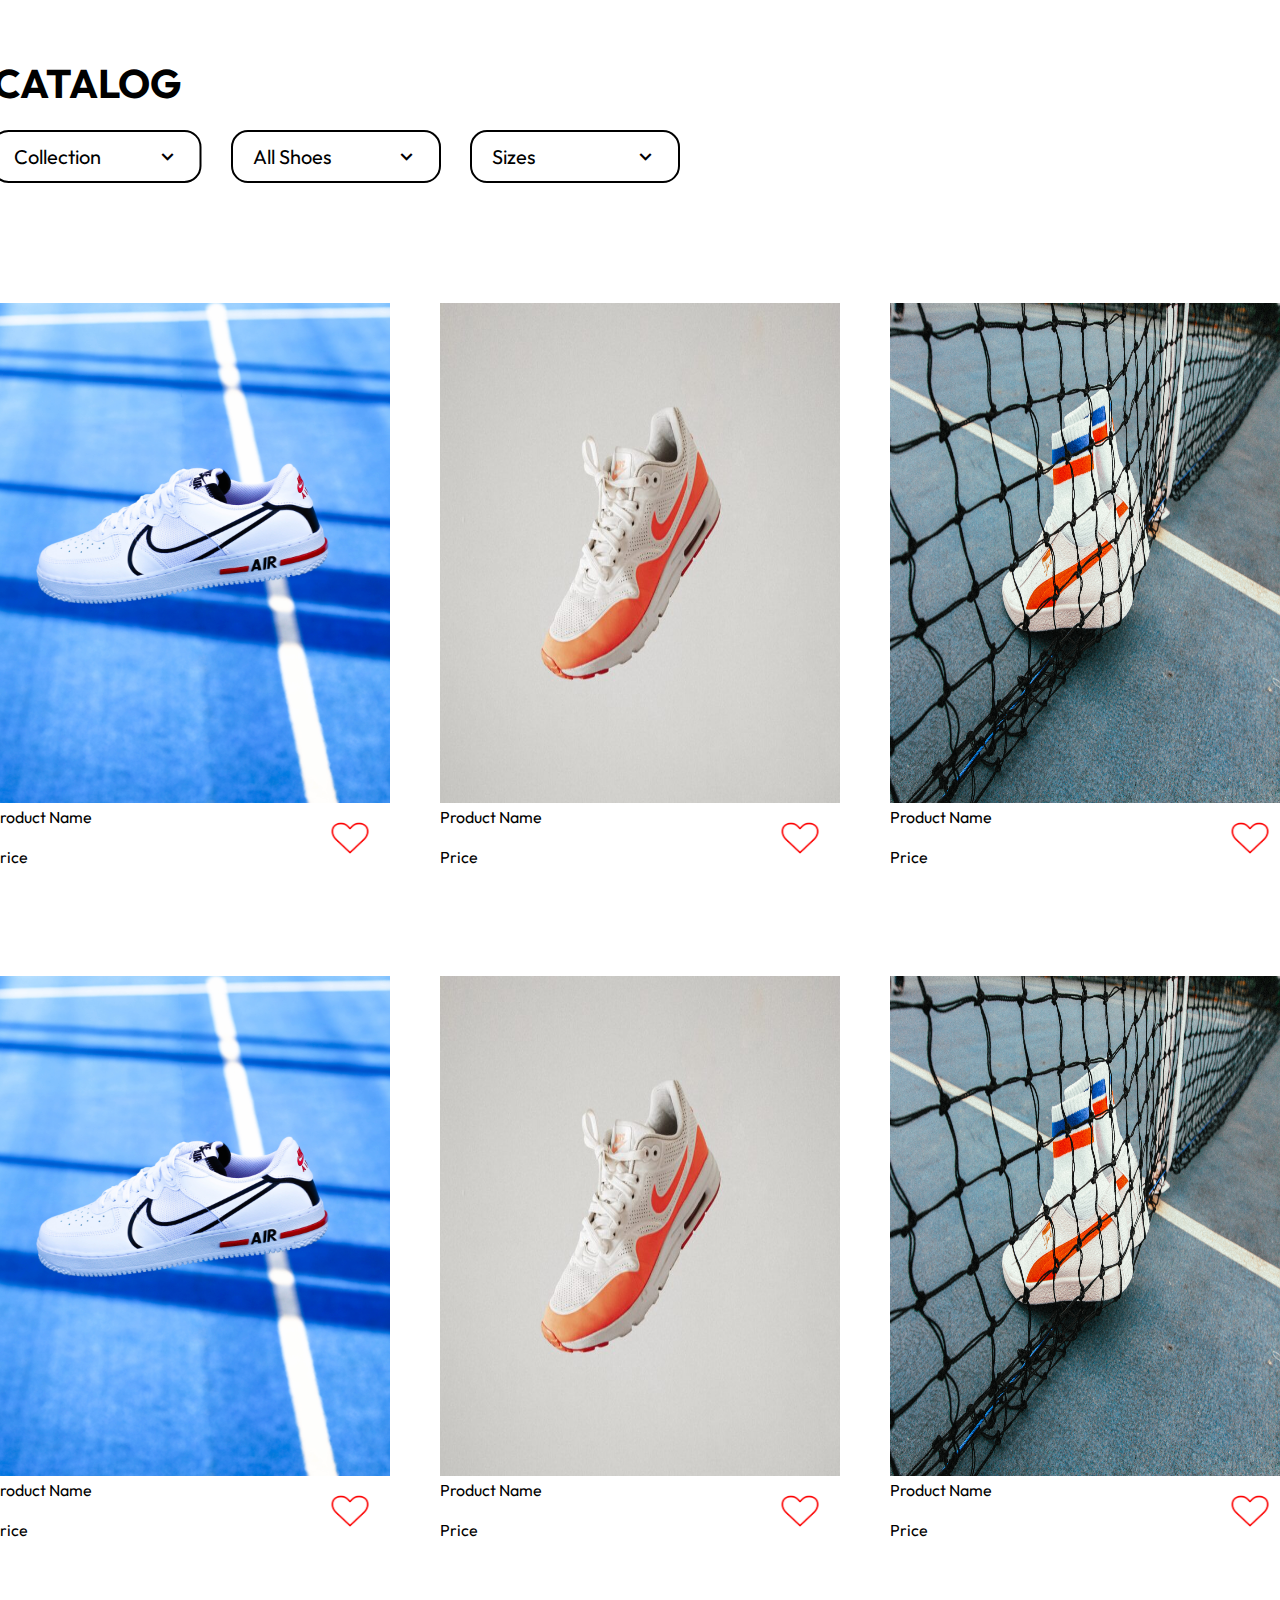
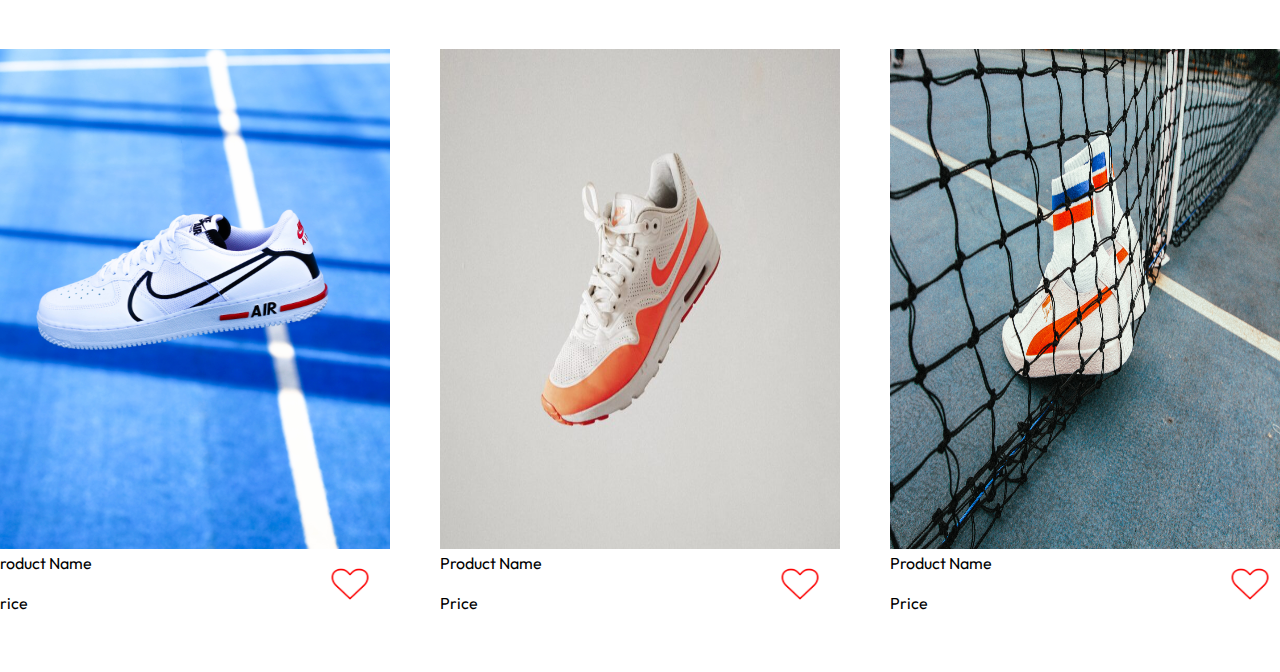
<file: product-catalog.html>
<!DOCTYPE html>
<html lang="en">
  <head>
    <meta charset="UTF-8" />
    <meta http-equiv="X-UA-Compatible" content="IE=edge" />
    <meta name="viewport" content="width=device-width, initial-scale=1.0" />
    <link href="https://unpkg.com/boxicons@2.1.1/css/boxicons.min.css" rel="stylesheet">
    <!-- Change the title of page base on its purpose example for login (Sneaker's Haven | Login) -->
    <title>Sneaker's Haven</title>
    
    <!-- Css external file -->
    <link rel="stylesheet" href="styles/Catalog.css" />
  </head>
  <body>
    <main>
      <!-- Navbar -->
      <nav></nav>

      <!-- TODO: -->
      <!-- Put your content here -->

      <div class="container">

        <div class="Menu">

            <h1>CATALOG </h1>

            <div class="Menubtn">
                <span class="Collection">Collection</span>
                <i class="bx bx-chevron-down"></i>
            </div>

            <ul class="List">
                <li class="Content">
                    <span class="option">Nike</span>
                </li>

                <li class="Content">
                    <span class="option">Jordan</span>
                </li>

                <li class="Content">
                    <span class="option">UnderArmor</span>
                </li>

                <li class="Content">
                    <span class="option">Sketchers</span>
                </li>
            </ul>
        </div>

        <div class="Menu2">

            <div class="Menubtn2">
                <span class="Collection2">All Shoes</span>
                <i class="bx bx-chevron-down"></i>
            </div>

            <ul class="List2">
                <li class="Content2">
                    <span class="option2">Nike</span>
                </li>

                <li class="Content2">
                    <span class="option2">Jordan</span>
                </li>

                <li class="Content2">
                    <span class="option2">UnderArmor</span>
                </li>

                <li class="Content2">
                    <span class="option2">Sketchers</span>
                </li>
            </ul>
        </div>

        <div class="Menu3">

            <div class="Menubtn3">
                <span class="Collection3">Sizes</span>
                <i class="bx bx-chevron-down"></i>
            </div>

            <ul class="List3">
                <li class="Content3">
                    <span class="option3">Nike</span>
                </li>

                <li class="Content3">
                    <span class="option3">Jordan</span>
                </li>

                <li class="Content3">
                    <span class="option3">UnderArmor</span>
                </li>

                <li class="Content3">
                    <span class="option3">Sketchers</span>
                </li>
            </ul>
        </div>
    
    
        <div class="Shoes">
            <ul>
                <li>
                    <a href=""><img src="image1.jpg"></a>
                    <p>Product Name</p><br>
                    <p>Price</p><br>
                    <img id="Heart" src="heart.png" onclick="changeImage()"/>

                </li>

                <li>
                    <a href=""><img src="image2.jpg"></a>
                    <p>Product Name</p><br>
                    <p>Price</p><br>
                    <img id="Heart2" src="heart.png" onclick="changeImage2()"/>
                </li>

                <li>
                    <a href=""><img src="image3.jpg"></a>
                    <p>Product Name</p><br>
                    <p>Price</p><br>
                    <img id="Heart3" src="heart.png" onclick="changeImage3()"/>
                </li>

                <li>
                    <a href=""><img src="image1.jpg"></a>
                    <p>Product Name</p><br>
                    <p>Price</p><br>
                    <img id="Heart4" src="heart.png" onclick="changeImage4()"/>
                </li>

                <li>
                    <a href=""><img src="image2.jpg"></a>
                    <p>Product Name</p><br>
                    <p>Price</p><br>
                    <img id="Heart5" src="heart.png" onclick="changeImage5()"/>
                </li>

                <li>
                    <a href=""><img src="image3.jpg"></a>
                    <p>Product Name</p><br>
                    <p>Price</p><br>
                    <img id="Heart6" src="heart.png" onclick="changeImage6()"/>
                </li>

                <li>
                    <a href=""><img src="image1.jpg"></a>
                    <p>Product Name</p><br>
                    <p>Price</p><br>
                    <img id="Heart7" src="heart.png" onclick="changeImage7()"/>
                </li>

                <li>
                    <a href=""><img src="image2.jpg"></a>
                    <p>Product Name</p><br>
                    <p>Price</p><br>
                    <img id="Heart8" src="heart.png" onclick="changeImage8()"/>
                </li>

                <li>
                    <a href=""><img src="image3.jpg"></a>
                    <p>Product Name</p><br>
                    <p>Price</p><br>
                    <img id="Heart9" src="heart.png" onclick="changeImage9()"/>
                </li>
            </ul>

        </div>

    </div>

      <!-- Footer -->
      <footer></footer>
    </main>
    <Script src="index.js"></Script>
  </body>
</html>
</file>
<file: styles/Catalog.css>
@import url("https://fonts.googleapis.com/css2?family=Meow+Script&family=Outfit:wght@300;400;500;600;700&display=swap");

/* font-family: 'Meow Script', cursive; */

* {
  margin: 0;
  padding: 0;
  box-sizing: border-box;
}

body {
  font-family: "Outfit", sans-serif;
  font-size: 100%;
  background-color: #ffffff;
}

main {
  margin-inline: auto;
  width: 100%;
  max-width: 1400px;
}

/* CATALOG */
h1{
  margin-top: 40px;
  margin-bottom: 25px;
  font-size: 40px;
  transform: translate(-150%, -5%);
  position: absolute;

}

/* COLLECTION  */
.Menu{
  width: 210px;
  margin: 20px;
}

/* COLLECTION BUTTON */
.Menu .Menubtn{
  display: flex;
  height: 53px;
  background: #fff;
  padding: 20px;
  font-size: 20px;
  border-radius: 17px;
  align-items: center;
  cursor: pointer;
  justify-content: space-between;
  border-style: solid;
  border-width: 0.2ch;
  transform: translate(-135%, 207.5%);

}

/* DROP DOWN ICON */
.Menubtn i{
  font-size: 25px;
  transition: 0.3s;
}

/* DROP DOWN ICON ROTATE EFFECT */
.Menu.active .Menubtn i{
  transform: rotate(-180deg);
}


/* COLLECTION CONTENT*/
.Menu .List{
  border-style: solid;
  border-width: 0.2ch;
  display: none;
  transform: translate(-136%, 48.8%);
  position: absolute;
  width: 208px;
  border-radius: 17px;
}

.Menu.active .List{
  display: block;
}

/* COLLECTION CONTENT COLOR BG */
.List .Content{
  display: flex;
  height: 55px;
  cursor: pointer;
  padding: 0 16px;
  align-items: center;
  background: #fff;
  border-radius: 17px;
}

/* COLLECTION CONTENT HOVER */
.List .Content:hover{
  background: #F2F2F2;
}


/* ALL SHOES */

.Menu2{
  width: 210px;
  margin: 20px;
  margin-top: 120px;
}

/* COLLECTION BUTTON */
.Menu2 .Menubtn2{
  display: flex;
  height: 53px;
  background: #fff;
  padding: 20px;
  font-size: 20px;
  border-radius: 17px;
  align-items: center;
  cursor: pointer;
  justify-content: space-between;
  border-style: solid;
  border-width: 0.2ch;
  transform: translate(-140%, 19%);
}

/* DROP DOWN ICON */
.Menubtn2 i{
  font-size: 25px;
  transition: 0.3s;
}

/* DROP DOWN ICON ROTATE EFFECT */
.Menu2.active .Menubtn2 i{
  transform: rotate(-180deg);
}


/* COLLECTION CONTENT*/
.Menu2 .List2{
  position: absolute;
  border-radius: 17px;
  border-style: solid;
  border-width: 0.2ch;
  display: none;
  transform: translate(-141%, 4%);
  width: 208px;
}

.Menu2.active .List2{
  display: block;
}

/* COLLECTION CONTENT COLOR BG */
.List2 .Content2{
  display: flex;
  height: 55px;
  cursor: pointer;
  padding: 0 16px;
  align-items: center;
  background: #fff;
  border-radius: 15px;
}

/* COLLECTION CONTENT HOVER */
.List2 .Content2:hover{
  background: #F2F2F2;
}


/* SIZES */

.Menu3{
  width: 210px;
  margin: 30px;
  margin-top: 120px;
}

/* COLLECTION BUTTON */
.Menu3 .Menubtn3{
  display: flex;
  height: 53px;
  background: #fff;
  padding: 20px;
  font-size: 20px;
  font-weight: 400;
  border-radius: 17px;
  align-items: center;
  cursor: pointer;
  justify-content: space-between;
  border-style: solid;
  border-width: 0.2ch;
  transform: translate(-150%, 19%);  
}

/* DROP DOWN ICON */
.Menubtn3 i{
  font-size: 25px;
  transition: 0.3s;
}

/* DROP DOWN ICON ROTATE EFFECT */
.Menu3.active .Menubtn3 i{
  transform: rotate(-180deg);
}


/* COLLECTION CONTENT*/
.Menu3 .List3{
  position: absolute;
  border-radius: 17px;
  border-style: solid;
  border-width: 0.2ch;
  display: none;
  transform: translate(-150%, 4%);
  width: 208px;
}

.Menu3.active .List3{
  display: block;
}

/* COLLECTION CONTENT COLOR BG */
.List3 .Content3{
  display: flex;
  height: 55px;
  cursor: pointer;
  padding: 0 16px;
  border-radius: 17px;
  align-items: center;
  background: #fff; 
}

/* COLLECTION CONTENT HOVER */
.List3 .Content3:hover{
  background: #F2F2F2;
}


.container{
  position: relative;
  max-width: 1400px;
  display: flex;
  justify-content: center;
  flex-wrap: wrap;
  margin: auto;
  overflow: auto;
}

.Shoes{
  width: 1024px;
  margin: auto;
  margin-top: 100px;
}

.Shoes ul{
  display: grid;
  grid-template-columns: repeat(3, 1fr);
  grid-gap: 50px;
  justify-content: center;
  list-style: none;
}

.Shoes img{
  width: 400px;
  height: 500px;
}

#Heart{
  width: 50px;
  height: 35px;
  transform: translate(670%, -190%);
  cursor: pointer;
}

#Heart2{
  width: 50px;
  height: 35px;
  transform: translate(670%, -190%);
  cursor: pointer;
}

#Heart3{
  width: 50px;
  height: 35px;
  transform: translate(670%, -190%);
  cursor: pointer;
}

#Heart4{
  width: 50px;
  height: 35px;
  transform: translate(670%, -190%);
  cursor: pointer;
}

#Heart5{
  width: 50px;
  height: 35px;
  transform: translate(670%, -190%);
  cursor: pointer;
}

#Heart6{
  width: 50px;
  height: 35px;
  transform: translate(670%, -190%);
  cursor: pointer;
}

#Heart7{
  width: 50px;
  height: 35px;
  transform: translate(670%, -190%);
  cursor: pointer;
}

#Heart8{
  width: 50px;
  height: 35px;
  transform: translate(670%, -190%);
  cursor: pointer;
}

#Heart9{
  width: 50px;
  height: 35px;
  transform: translate(670%, -190%);
  cursor: pointer;
}
</file>
